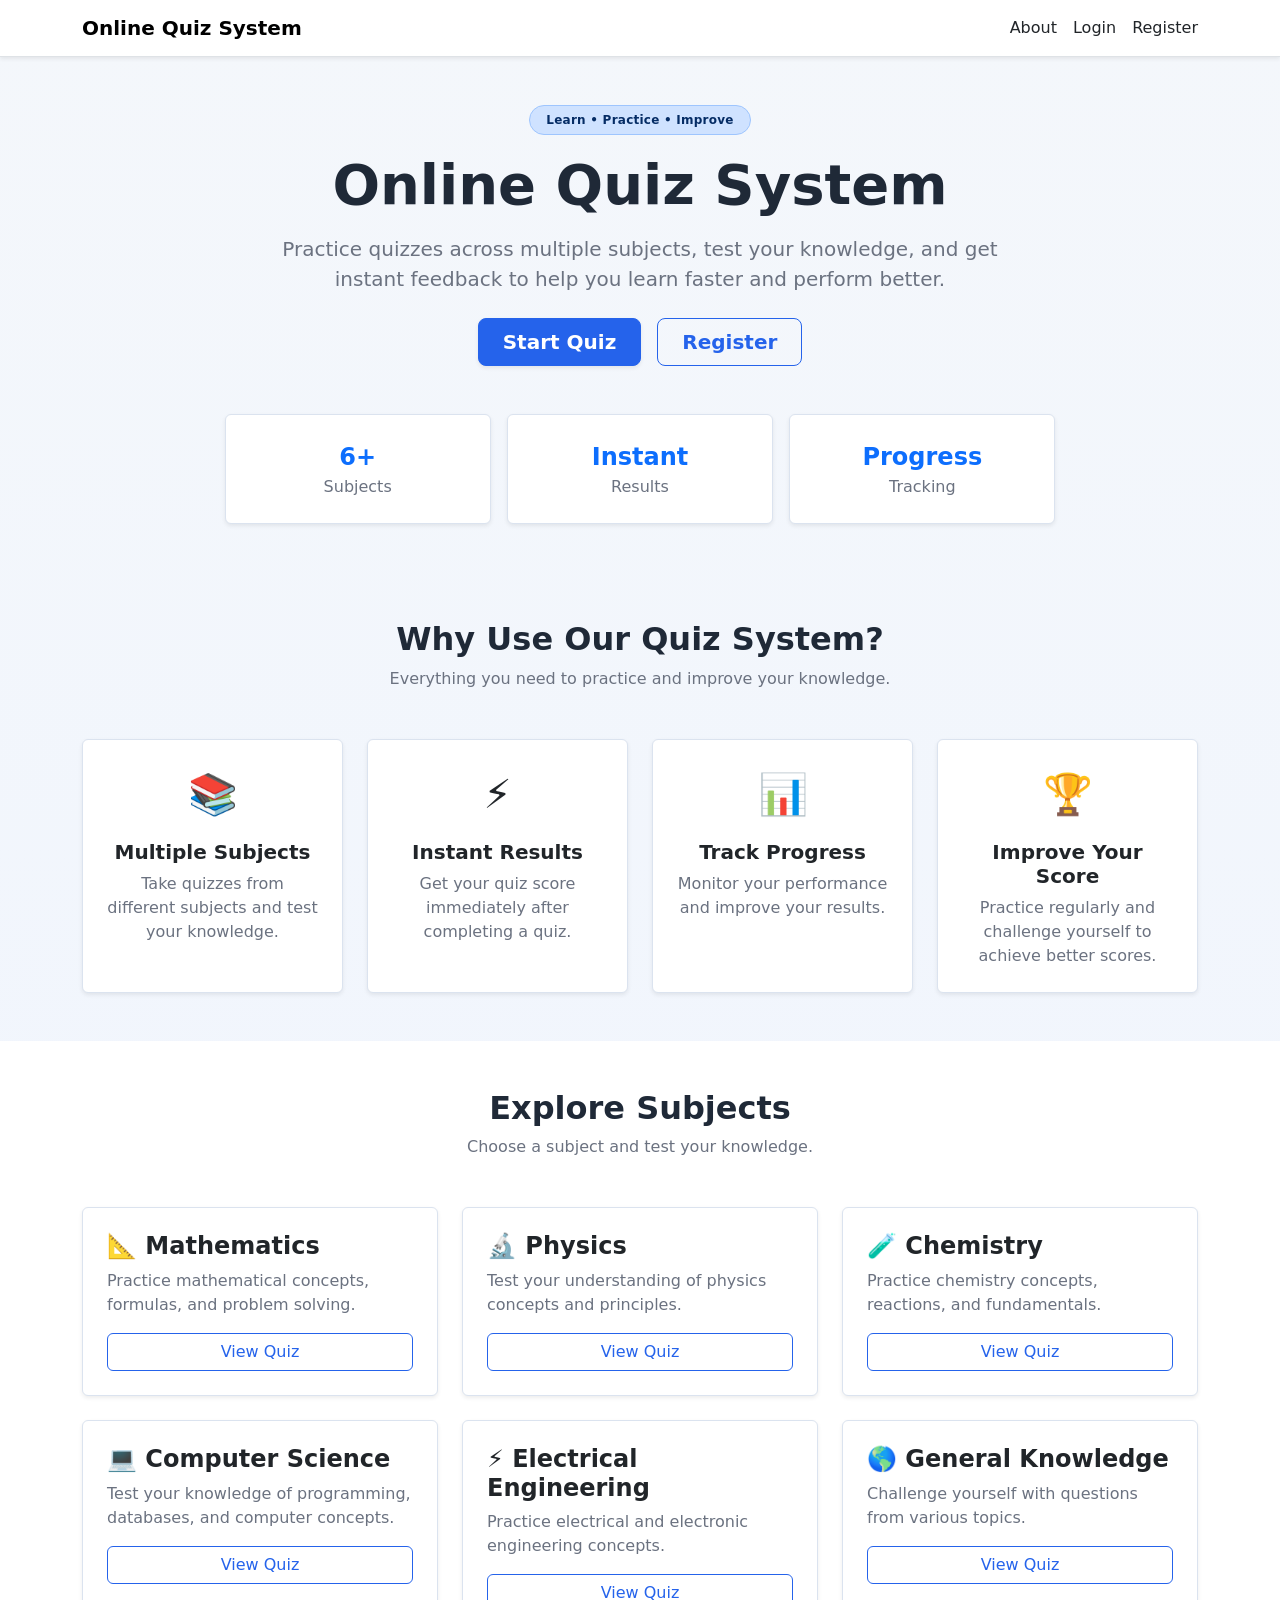
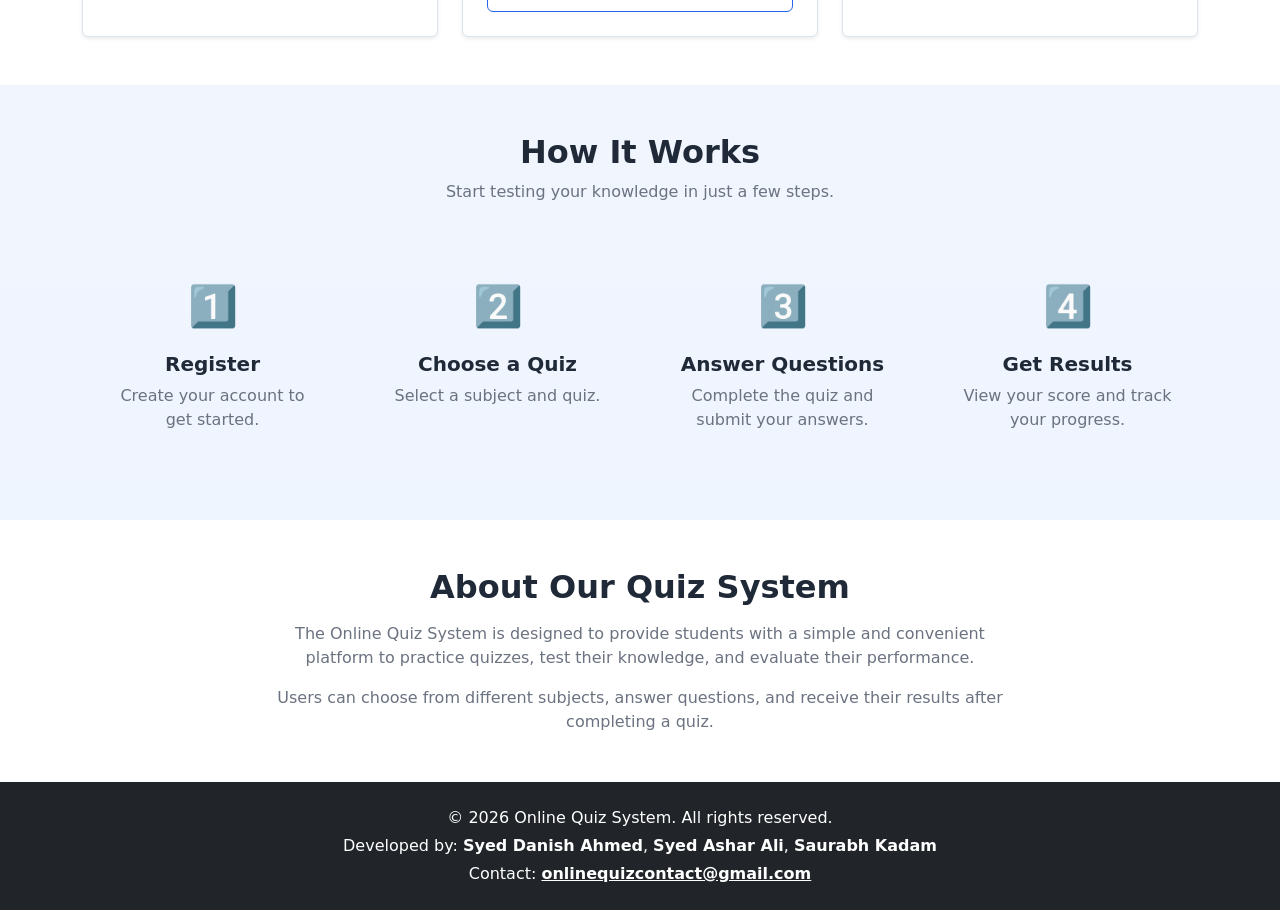
<file: index.html>
<!DOCTYPE html>
<html lang="en">

<head>
    <meta charset="UTF-8">
    <meta name="viewport" content="width=device-width, initial-scale=1.0">

    <title>Online Quiz System</title>

    <!-- Bootstrap -->
    <link href="https://cdn.jsdelivr.net/npm/bootstrap@5.3.3/dist/css/bootstrap.min.css" rel="stylesheet">

    <!-- Custom CSS -->
    <link rel="stylesheet" href="style.css">

    <style>
        :root {
            --bg: #f4f7fb;
            --surface: #ffffff;
            --surface-alt: #eef4ff;
            --text: #1f2937;
            --muted: #6b7280;
            --primary: #2563eb;
            --primary-dark: #1d4ed8;
            --border: #dbe3ef;
        }

        html {
            scroll-behavior: smooth;
        }

        body {
            background: linear-gradient(180deg, var(--bg) 0%, var(--surface-alt) 100%);
            color: var(--text);
        }

        .navbar {
            background-color: rgba(255, 255, 255, 0.96) !important;
        }

        .card {
            border: 1px solid var(--border) !important;
            transition: transform 0.2s ease, box-shadow 0.2s ease;
        }

        .card:hover {
            transform: translateY(-4px);
            box-shadow: 0 0.75rem 1.5rem rgba(37, 99, 235, 0.12) !important;
        }

        .text-muted {
            color: var(--muted) !important;
        }

        .btn-primary {
            background-color: var(--primary);
            border-color: var(--primary);
        }

        .btn-primary:hover,
        .btn-primary:focus {
            background-color: var(--primary-dark);
            border-color: var(--primary-dark);
        }

        .btn-outline-primary {
            color: var(--primary);
            border-color: var(--primary);
        }

        .btn-outline-primary:hover,
        .btn-outline-primary:focus {
            background-color: var(--primary);
            border-color: var(--primary);
            color: #ffffff;
        }

        .badge {
            letter-spacing: 0.02em;
        }

        footer,
        footer a {
            color: #ffffff !important;
        }
    </style>
</head>

<body class="bg-light">

    <!-- ================= NAVBAR ================= -->

    <nav class="navbar navbar-expand-lg navbar-light bg-white border-bottom shadow-sm">
        <div class="container">

            <a href="index.html" class="navbar-brand">
                <span class="fw-bold">Online Quiz System</span>
            </a>

            <div class="d-flex align-items-center gap-3 ms-auto">

                <a href="#about" class="nav-link text-dark">
                    About
                </a>

                <a href="login.html" class="nav-link text-dark">
                    Login
                </a>

                <a href="register.html" class="nav-link text-dark">
                    Register
                </a>

            </div>

        </div>
    </nav>


    <!-- ================= HERO SECTION ================= -->

    <main>

        <section class="container text-center py-5">

            <div class="row justify-content-center">

                <div class="col-lg-9">

                    <span class="badge bg-primary-subtle text-primary-emphasis border border-primary-subtle px-3 py-2 rounded-pill mb-3">
                        Learn • Practice • Improve
                    </span>

                    <h1 class="display-4 fw-bold mb-3">
                        Online Quiz System
                    </h1>

                    <p class="lead text-muted mb-4 mx-auto" style="max-width: 760px;">
                        Practice quizzes across multiple subjects, test your knowledge, and
                        get instant feedback to help you learn faster and perform better.
                    </p>

                    <div class="d-flex justify-content-center gap-3 flex-wrap mb-5">

                        <a href="login.html"
                           class="btn btn-primary btn-lg px-4 fw-bold shadow-sm">
                            Start Quiz
                        </a>

                        <a href="register.html"
                           class="btn btn-outline-primary btn-lg px-4 fw-bold">
                            Register
                        </a>

                    </div>

                    <div class="row g-3 justify-content-center">

                        <div class="col-sm-4">
                            <div class="card border-0 shadow-sm h-100">
                                <div class="card-body py-4">
                                    <div class="fw-bold fs-4 text-primary">6+</div>
                                    <div class="text-muted">Subjects</div>
                                </div>
                            </div>
                        </div>

                        <div class="col-sm-4">
                            <div class="card border-0 shadow-sm h-100">
                                <div class="card-body py-4">
                                    <div class="fw-bold fs-4 text-primary">Instant</div>
                                    <div class="text-muted">Results</div>
                                </div>
                            </div>
                        </div>

                        <div class="col-sm-4">
                            <div class="card border-0 shadow-sm h-100">
                                <div class="card-body py-4">
                                    <div class="fw-bold fs-4 text-primary">Progress</div>
                                    <div class="text-muted">Tracking</div>
                                </div>
                            </div>
                        </div>

                    </div>

                </div>

            </div>

        </section>


        <!-- ================= FEATURES ================= -->

        <section class="container py-5">

            <div class="text-center mb-5">

                <h2 class="fw-bold">
                    Why Use Our Quiz System?
                </h2>

                <p class="text-muted">
                    Everything you need to practice and improve your knowledge.
                </p>

            </div>


            <div class="row g-4">

                <!-- Feature 1 -->
                <div class="col-md-6 col-lg-3">

                    <div class="card h-100 border-0 shadow-sm text-center p-4">

                        <div class="fs-1 mb-3">
                            📚
                        </div>

                        <h5 class="fw-bold">
                            Multiple Subjects
                        </h5>

                        <p class="text-muted mb-0">
                            Take quizzes from different subjects
                            and test your knowledge.
                        </p>

                    </div>

                </div>


                <!-- Feature 2 -->
                <div class="col-md-6 col-lg-3">

                    <div class="card h-100 border-0 shadow-sm text-center p-4">

                        <div class="fs-1 mb-3">
                            ⚡
                        </div>

                        <h5 class="fw-bold">
                            Instant Results
                        </h5>

                        <p class="text-muted mb-0">
                            Get your quiz score immediately
                            after completing a quiz.
                        </p>

                    </div>

                </div>


                <!-- Feature 3 -->
                <div class="col-md-6 col-lg-3">

                    <div class="card h-100 border-0 shadow-sm text-center p-4">

                        <div class="fs-1 mb-3">
                            📊
                        </div>

                        <h5 class="fw-bold">
                            Track Progress
                        </h5>

                        <p class="text-muted mb-0">
                            Monitor your performance and
                            improve your results.
                        </p>

                    </div>

                </div>


                <!-- Feature 4 -->
                <div class="col-md-6 col-lg-3">

                    <div class="card h-100 border-0 shadow-sm text-center p-4">

                        <div class="fs-1 mb-3">
                            🏆
                        </div>

                        <h5 class="fw-bold">
                            Improve Your Score
                        </h5>

                        <p class="text-muted mb-0">
                            Practice regularly and challenge
                            yourself to achieve better scores.
                        </p>

                    </div>

                </div>

            </div>

        </section>


        <!-- ================= SUBJECTS ================= -->

        <section class="bg-white py-5">

            <div class="container">

                <div class="text-center mb-5">

                    <h2 class="fw-bold">
                        Explore Subjects
                    </h2>

                    <p class="text-muted">
                        Choose a subject and test your knowledge.
                    </p>

                </div>


                <div class="row g-4">

                    <!-- Mathematics -->
                    <div class="col-md-6 col-lg-4">

                        <div class="card h-100 border-0 shadow-sm p-4">

                            <h4 class="fw-bold">
                                📐 Mathematics
                            </h4>

                            <p class="text-muted">
                                Practice mathematical concepts,
                                formulas, and problem solving.
                            </p>

                            <a href="login.html"
                               class="btn btn-outline-primary">
                                View Quiz
                            </a>

                        </div>

                    </div>


                    <!-- Physics -->
                    <div class="col-md-6 col-lg-4">

                        <div class="card h-100 border-0 shadow-sm p-4">

                            <h4 class="fw-bold">
                                🔬 Physics
                            </h4>

                            <p class="text-muted">
                                Test your understanding of physics
                                concepts and principles.
                            </p>

                            <a href="login.html"
                               class="btn btn-outline-primary">
                                View Quiz
                            </a>

                        </div>

                    </div>


                    <!-- Chemistry -->
                    <div class="col-md-6 col-lg-4">

                        <div class="card h-100 border-0 shadow-sm p-4">

                            <h4 class="fw-bold">
                                🧪 Chemistry
                            </h4>

                            <p class="text-muted">
                                Practice chemistry concepts,
                                reactions, and fundamentals.
                            </p>

                            <a href="login.html"
                               class="btn btn-outline-primary">
                                View Quiz
                            </a>

                        </div>

                    </div>


                    <!-- Computer Science -->
                    <div class="col-md-6 col-lg-4">

                        <div class="card h-100 border-0 shadow-sm p-4">

                            <h4 class="fw-bold">
                                💻 Computer Science
                            </h4>

                            <p class="text-muted">
                                Test your knowledge of programming,
                                databases, and computer concepts.
                            </p>

                            <a href="login.html"
                               class="btn btn-outline-primary">
                                View Quiz
                            </a>

                        </div>

                    </div>


                    <!-- Electrical -->
                    <div class="col-md-6 col-lg-4">

                        <div class="card h-100 border-0 shadow-sm p-4">

                            <h4 class="fw-bold">
                                ⚡ Electrical Engineering
                            </h4>

                            <p class="text-muted">
                                Practice electrical and electronic
                                engineering concepts.
                            </p>

                            <a href="login.html"
                               class="btn btn-outline-primary">
                                View Quiz
                            </a>

                        </div>

                    </div>


                    <!-- General Knowledge -->
                    <div class="col-md-6 col-lg-4">

                        <div class="card h-100 border-0 shadow-sm p-4">

                            <h4 class="fw-bold">
                                🌎 General Knowledge
                            </h4>

                            <p class="text-muted">
                                Challenge yourself with questions
                                from various topics.
                            </p>

                            <a href="login.html"
                               class="btn btn-outline-primary">
                                View Quiz
                            </a>

                        </div>

                    </div>

                </div>

            </div>

        </section>


        <!-- ================= HOW IT WORKS ================= -->

        <section class="container py-5">

            <div class="text-center mb-5">

                <h2 class="fw-bold">
                    How It Works
                </h2>

                <p class="text-muted">
                    Start testing your knowledge in just a few steps.
                </p>

            </div>


            <div class="row g-4 text-center">

                <!-- Step 1 -->
                <div class="col-md-3">

                    <div class="p-4">

                        <div class="fs-1 mb-3">
                            1️⃣
                        </div>

                        <h5 class="fw-bold">
                            Register
                        </h5>

                        <p class="text-muted">
                            Create your account to get started.
                        </p>

                    </div>

                </div>


                <!-- Step 2 -->
                <div class="col-md-3">

                    <div class="p-4">

                        <div class="fs-1 mb-3">
                            2️⃣
                        </div>

                        <h5 class="fw-bold">
                            Choose a Quiz
                        </h5>

                        <p class="text-muted">
                            Select a subject and quiz.
                        </p>

                    </div>

                </div>


                <!-- Step 3 -->
                <div class="col-md-3">

                    <div class="p-4">

                        <div class="fs-1 mb-3">
                            3️⃣
                        </div>

                        <h5 class="fw-bold">
                            Answer Questions
                        </h5>

                        <p class="text-muted">
                            Complete the quiz and submit your answers.
                        </p>

                    </div>

                </div>


                <!-- Step 4 -->
                <div class="col-md-3">

                    <div class="p-4">

                        <div class="fs-1 mb-3">
                            4️⃣
                        </div>

                        <h5 class="fw-bold">
                            Get Results
                        </h5>

                        <p class="text-muted">
                            View your score and track your progress.
                        </p>

                    </div>

                </div>

            </div>

        </section>


        <!-- ================= ABOUT ================= -->

        <section id="about" class="bg-white py-5">

            <div class="container text-center">

                <div class="row justify-content-center">

                    <div class="col-lg-8">

                        <h2 class="fw-bold mb-3">
                            About Our Quiz System
                        </h2>

                        <p class="text-muted">
                            The Online Quiz System is designed to provide
                            students with a simple and convenient platform
                            to practice quizzes, test their knowledge,
                            and evaluate their performance.
                        </p>

                        <p class="text-muted mb-0">
                            Users can choose from different subjects,
                            answer questions, and receive their results
                            after completing a quiz.
                        </p>

                    </div>

                </div>

            </div>

        </section>

    </main>


    <!-- ================= FOOTER ================= -->

    <footer class="bg-dark text-white text-center py-4">

        <p class="mb-1">
            © 2026 Online Quiz System. All rights reserved.
        </p>

        <p class="mb-1">
            Developed by:
            <b>Syed Danish Ahmed</b>,
            <b>Syed Ashar Ali</b>,
            <b>Saurabh Kadam</b>
        </p>

        <p class="mb-0">
            Contact:
            <a href="mailto:onlinequizcontact@gmail.com"
               class="text-white text-decoration-underline fw-bold">
                onlinequizcontact@gmail.com
            </a>
        </p>

    </footer>


    <!-- Bootstrap JavaScript -->
    <script src="https://cdn.jsdelivr.net/npm/bootstrap@5.3.3/dist/js/bootstrap.bundle.min.js"></script>

</body>

</html>
</file>
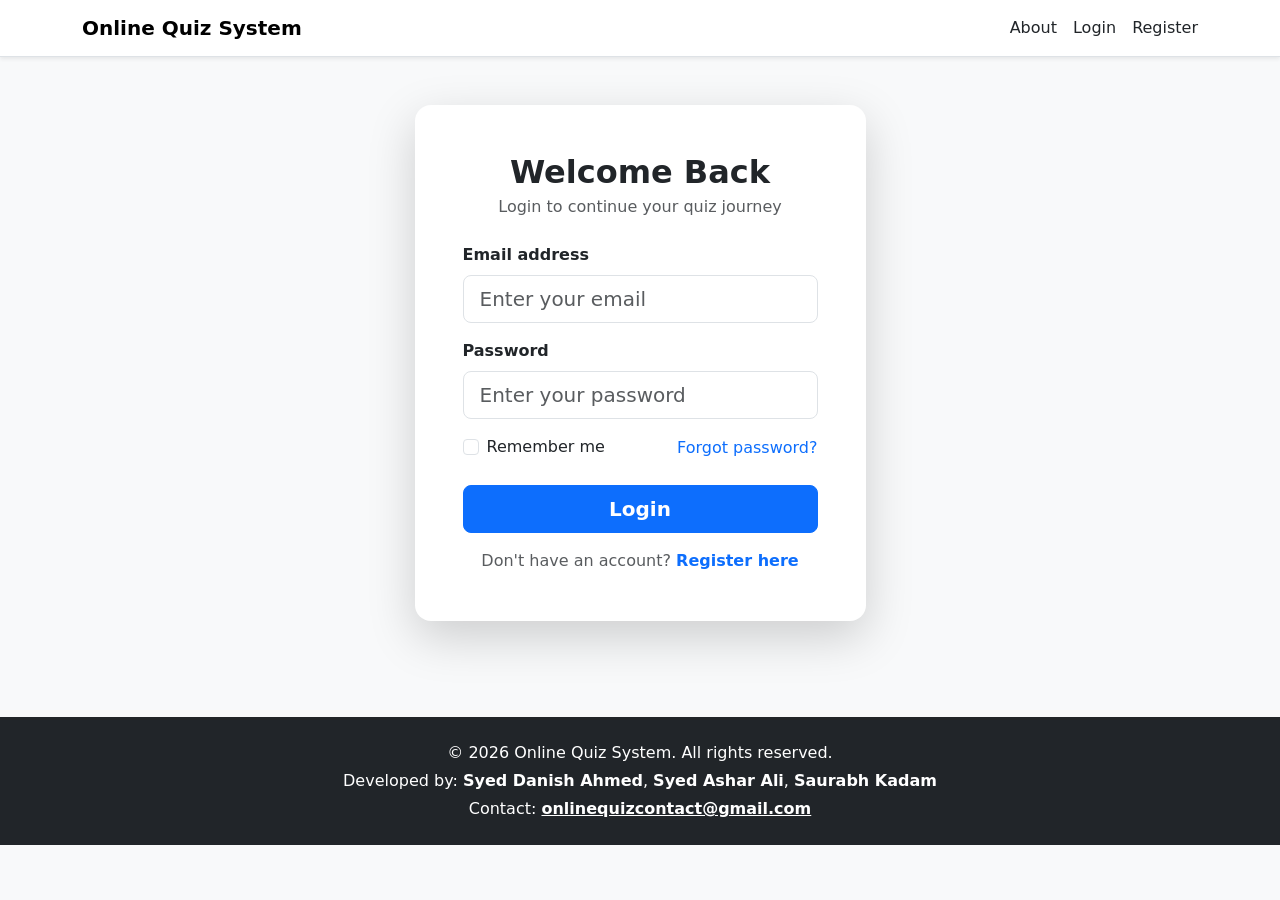
<file: login.html>
<!DOCTYPE html>
<html lang="en">
    <head>
        <meta charset="UTF-8">
        <meta name="viewport" content="width=device-width, initial-scale=1.0">
        <title>Login</title>
        <link href="https://cdn.jsdelivr.net/npm/bootstrap@5.3.3/dist/css/bootstrap.min.css" rel="stylesheet">
        <link rel="stylesheet" href="style.css">
    </head>
    <body class="bg-light">
        <nav class="navbar navbar-expand-lg navbar-light bg-white border-bottom shadow-sm">
            <div class="container">
                <a href="index.html" class="navbar-brand d-flex align-items-center">
                    <span class="fw-bold">Online Quiz System</span>
                </a>
                <div class="d-flex align-items-center gap-3 ms-auto">
                    <a href="index.html#about" class="nav-link text-dark">About</a>
                    <a href="login.html" class="nav-link text-dark">Login</a>
                    <a href="register.html" class="nav-link text-dark">Register</a>
                </div>
            </div>
        </nav>

        <main class="container py-5">
            <div class="row justify-content-center">
                <div class="col-md-6 col-lg-5">
                    <div class="card shadow-lg border-0 rounded-4">
                        <div class="card-body p-4 p-md-5">
                            <div class="text-center mb-4">
                                <h2 class="fw-bold mb-1">Welcome Back</h2>
                                <p class="text-muted mb-0">Login to continue your quiz journey</p>
                            </div>

                            <form>
                                <div class="mb-3">
                                    <label for="email" class="form-label fw-semibold">Email address</label>
                                    <input type="email" class="form-control form-control-lg" id="email" placeholder="Enter your email" required>
                                </div>

                                <div class="mb-3">
                                    <label for="password" class="form-label fw-semibold">Password</label>
                                    <input type="password" class="form-control form-control-lg" id="password" placeholder="Enter your password" required>
                                </div>

                                <div class="d-flex justify-content-between align-items-center mb-4">
                                    <div class="form-check">
                                        <input class="form-check-input" type="checkbox" id="rememberMe">
                                        <label class="form-check-label" for="rememberMe">Remember me</label>
                                    </div>
                                    <a href="#" class="text-decoration-none">Forgot password?</a>
                                </div>

                                <button type="submit" class="btn btn-primary btn-lg w-100 mb-3">
                                    <b>Login</b>
                                </button>

                                <p class="text-center mb-0 text-muted">
                                    Don't have an account?
                                    <a href="register.html" class="text-decoration-none fw-semibold">Register here</a>
                                </p>
                            </form>
                        </div>
                    </div>
                </div>
            </div>
        </main>

        <footer class="bg-dark text-white text-center py-4 mt-5">
            <p class="mb-1">© 2026 Online Quiz System. All rights reserved.</p>
            <p class="mb-1">Developed by: <b>Syed Danish Ahmed</b>, <b>Syed Ashar Ali</b>, <b>Saurabh Kadam</b></p>
            <p class="mb-0">Contact: <a href="mailto:onlinequizcontact@gmail.com" class="text-white text-decoration-underline">
                <b>onlinequizcontact@gmail.com</b></a></p>
        </footer>
    </body>
</html>
</file>
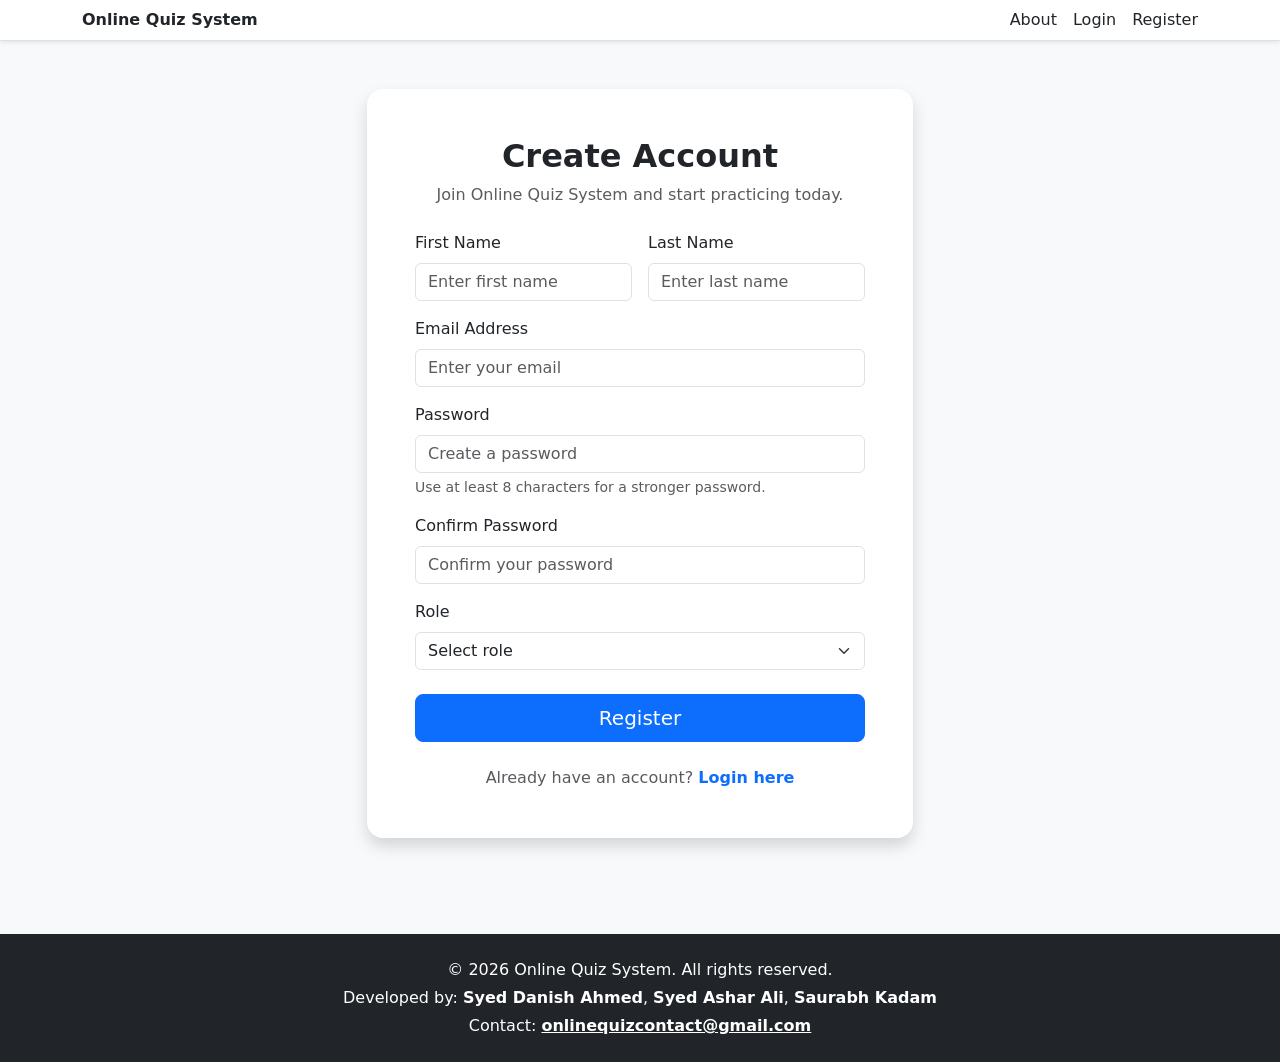
<file: register.html>
<!DOCTYPE html>
<html lang="en">
    <head>
        <meta charset="UTF-8">
        <meta name="viewport" content="width=device-width, initial-scale=1.0">
        <title>Register</title>
        <link href="https://cdn.jsdelivr.net/npm/bootstrap@5.3.3/dist/css/bootstrap.min.css" rel="stylesheet">
        <link rel="stylesheet" href="style.css">
    </head>
    <body class="bg-light">
        <nav class="navbar navbar-expand-lg navbar-light bg-white border-bottom shadow-sm">
            <div class="container">
                <div class="d-flex align-items-center">
                    <a href="index.html" class="fw-bold text-dark text-decoration-none">Online Quiz System</a>
                </div>
                <div class="d-flex align-items-center gap-3 ms-auto">
                    <a href="index.html" class="nav-link text-dark">About</a>
                    <a href="login.html" class="nav-link text-dark">Login</a>
                    <a href="register.html" class="nav-link text-dark">Register</a>
                </div>
            </div>
        </nav>

        <main class="container py-5">
            <div class="row justify-content-center">
                <div class="col-lg-6">
                    <div class="card shadow border-0 rounded-4">
                        <div class="card-body p-4 p-md-5">
                            <h2 class="text-center fw-bold mb-2">Create Account</h2>
                            <p class="text-center text-muted mb-4">Join Online Quiz System and start practicing today.</p>

                            <form id="registerForm" novalidate>
                                <div class="row g-3">
                                    <div class="col-md-6">
                                        <label for="firstName" class="form-label">First Name</label>
                                        <input type="text" class="form-control" id="firstName" name="firstName" placeholder="Enter first name" autocomplete="given-name" required>
                                    </div>
                                    <div class="col-md-6">
                                        <label for="lastName" class="form-label">Last Name</label>
                                        <input type="text" class="form-control" id="lastName" name="lastName" placeholder="Enter last name" autocomplete="family-name" required>
                                    </div>
                                    <div class="col-12">
                                        <label for="email" class="form-label">Email Address</label>
                                        <input type="email" class="form-control" id="email" name="email" placeholder="Enter your email" autocomplete="email" required>
                                    </div>
                                    <div class="col-12">
                                        <label for="password" class="form-label">Password</label>
                                        <input type="password" class="form-control" id="password" name="password" placeholder="Create a password" autocomplete="new-password" minlength="8" required>
                                        <div class="form-text">Use at least 8 characters for a stronger password.</div>
                                    </div>
                                    <div class="col-12">
                                        <label for="confirmPassword" class="form-label">Confirm Password</label>
                                        <input type="password" class="form-control" id="confirmPassword" name="confirmPassword" placeholder="Confirm your password" autocomplete="new-password" required>
                                    </div>
                                    <div class="col-12">
                                        <label for="role" class="form-label">Role</label>
                                        <select class="form-select" id="role" name="role" required>
                                            <option value="" selected disabled>Select role</option>
                                            <option value="student">Student</option>
                                            <option value="teacher">Teacher</option>
                                        </select>
                                    </div>
                                </div>

                                <div id="formMessage" class="mt-3 text-center" aria-live="polite"></div>

                                <div class="d-grid mt-4">
                                    <button type="submit" class="btn btn-primary btn-lg">Register</button>
                                </div>
                            </form>

                            <p class="text-center mt-4 mb-0 text-muted">
                                Already have an account?
                                <a href="login.html" class="text-primary fw-semibold text-decoration-none">Login here</a>
                            </p>
                        </div>
                    </div>
                </div>
            </div>
        </main>

        <footer class="bg-dark text-white text-center py-4 mt-5">
            <p class="mb-1">© 2026 Online Quiz System. All rights reserved.</p>
            <p class="mb-1">Developed by: <b>Syed Danish Ahmed</b>, <b>Syed Ashar Ali</b>, <b>Saurabh Kadam</b></p>
            <p class="mb-0">Contact: <a href="mailto:onlinequizcontact@gmail.com" class="text-white text-decoration-underline">
                <b>onlinequizcontact@gmail.com</b></a></p>
        </footer>
    </body>
</html>
</file>
<file: style.css>
html {
    scroll-behavior: smooth;
}
body {
    background-color: #121212;
    color: #ffffff;
    
}
.right {
    display: flex;
    gap: 30px;
}
.inline {
    display: flex;
    justify-content: space-between;
    align-items: center;

    padding: 15px 40px;
}
.an {
    text-decoration: none;
    color: #ffffff;
    border-left: 1px solid #ffffff;
    padding-left: 30px;
    font-weight: bold;
}
.an:first-child {
    border-left: none;
}
.center {
    text-align: center;
}
.button {
    background-color: #ffffff;
    color: #121212;
    padding: 10px 20px;
    border: none;
    border-radius: 5px;
    cursor: pointer;
    transition: all 0.3s ease;
}
.button:hover {
    background-color: gray;
    padding: 15px 25px;
}
.footer {
    text-align: center;
    padding: 20px;
    background-color: #1e1e1e;
    color: #ffffff;
    position: fixed;
    bottom: 0;
    width: 100%;
}
.email-link {
    color: #ffffff;
    text-decoration: none;
}
</file>
